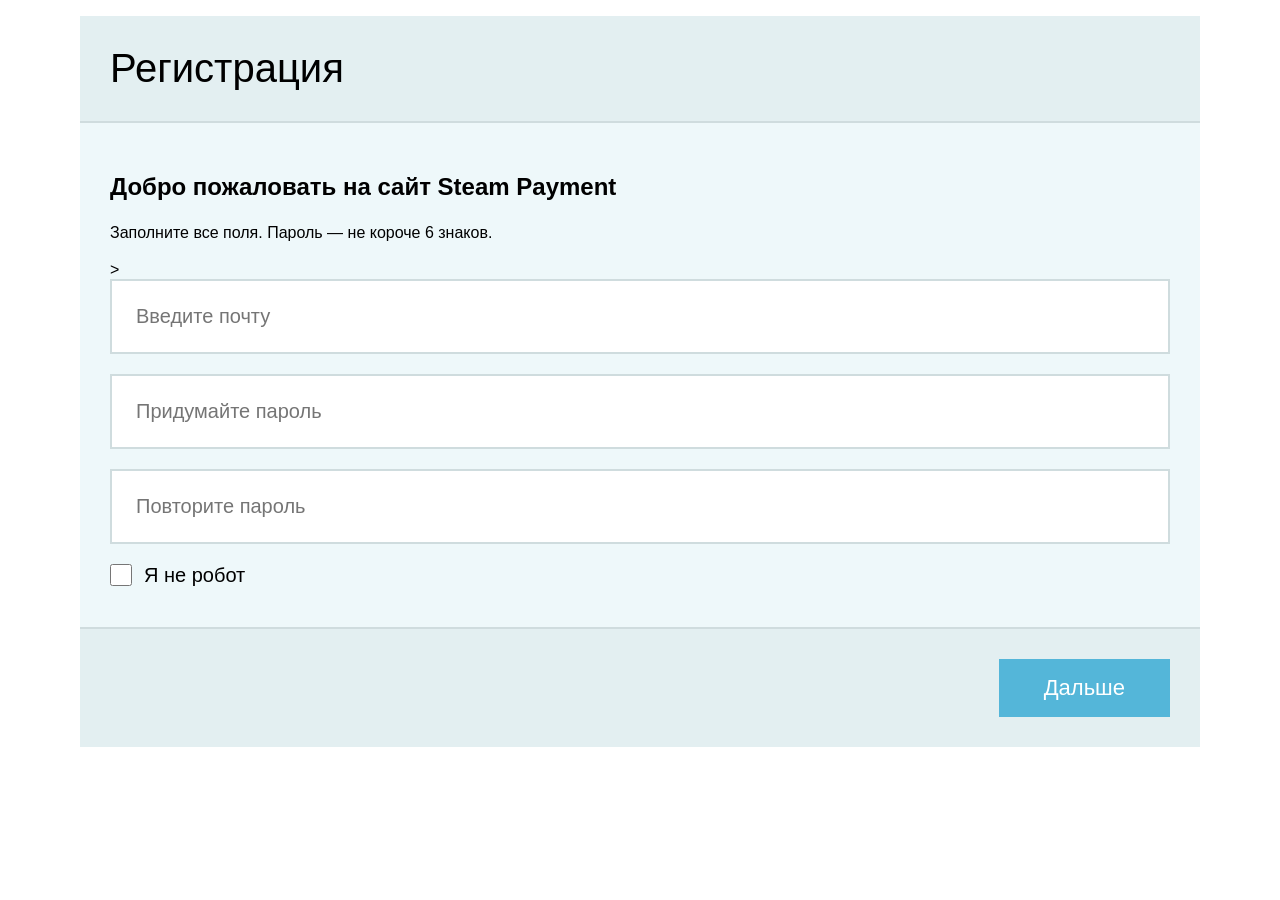
<file: index.html>
<!DOCTYPE html>
<html lang="ru">
<head>
  <meta charset="UTF-8">
  <title>Регистрация</title>
  <link rel="stylesheet" href="style.css">
</head>
<body>
  <div class="registration">
    <h1>Регистрация</h1>

    <form action="topup.html" method="get">
      <div class="fields">
        <h2>Добро пожаловать на сайт Steam Payment</h2>
        <p>Заполните все поля. Пароль — не короче 6 знаков.</p>>
        <input type="email" placeholder="Введите почту"
          aria-label="Почта" title="Введите почту, например: name@mail.ru" required>
        <input type="password" placeholder="Придумайте пароль"
          aria-label="Пароль" title="Введите не меньше 6 знаков" minlength="6" required>
        <input type="password" placeholder="Повторите пароль"
          aria-label="Повторите пароль" title="Введите пароль ещё раз" minlength="6" required>
        <label class="robot-check">
          <input type="checkbox" required>
          Я не робот
        </label>
      </div>

      <div class="actions">
        <button type="submit">Дальше</button>
      </div>
    </form>
  </div>
</body>
</html>
</file>
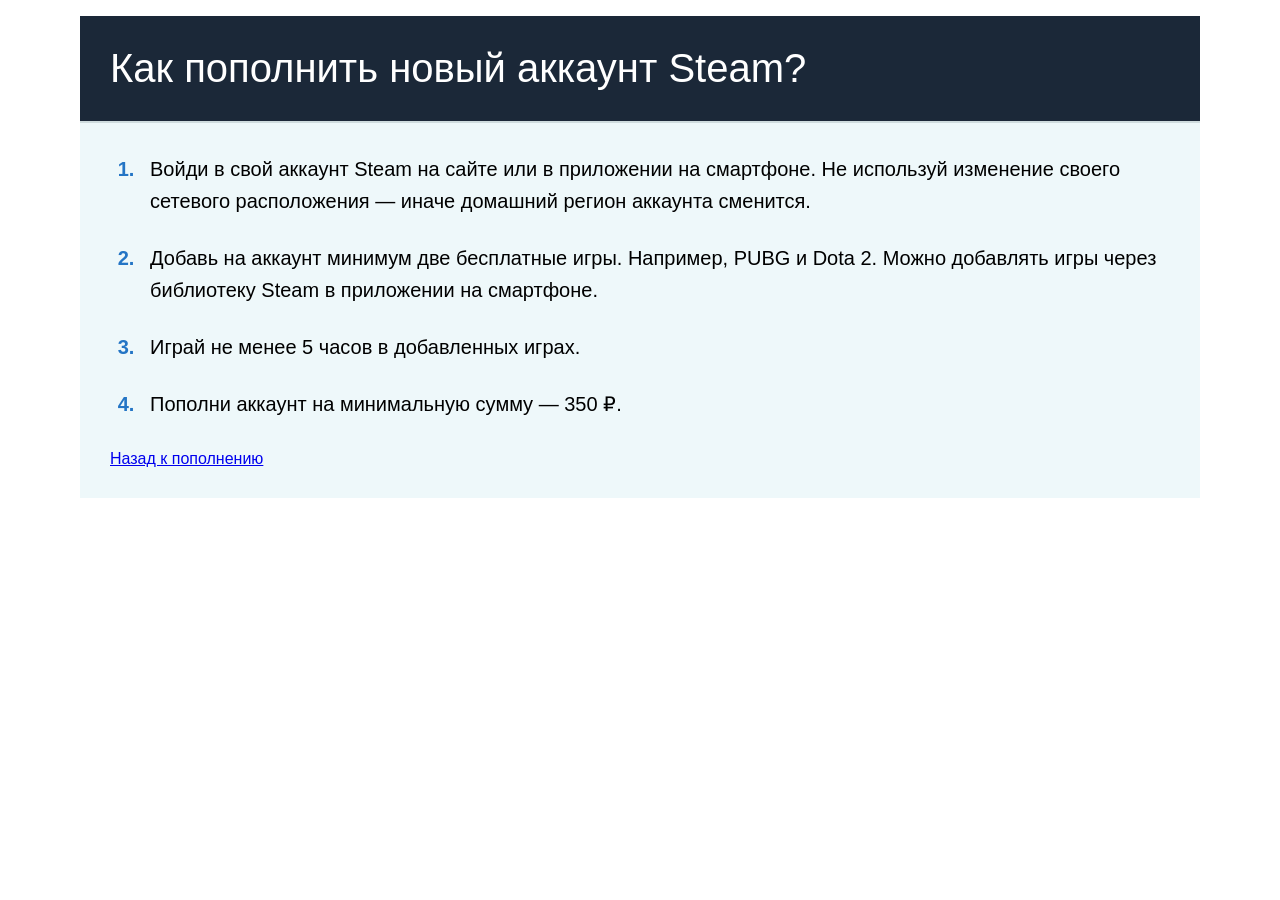
<file: instructions.html>
<!DOCTYPE html>
<html lang="ru">
<head>
  <meta charset="UTF-8">
  <title>Как пополнить новый аккаунт Steam?</title>                   
  <link rel="stylesheet" href="style.css">
</head>
<body>
  <div class="registration topup">           
    <h1>Как пополнить новый аккаунт Steam?</h1>
    <div class="fields">
      <ol class="instructions">
        <li>Войди в свой аккаунт Steam на сайте или в приложении на смартфоне. Не используй изменение своего сетевого расположения — иначе домашний регион аккаунта сменится.</li>
        <li>Добавь на аккаунт минимум две бесплатные игры. Например, PUBG и Dota 2. Можно добавлять игры через библиотеку Steam в приложении на смартфоне.</li>
        <li>Играй не менее 5 часов в добавленных играх.</li>
        <li>Пополни аккаунт на минимальную сумму — 350 ₽.</li>
      </ol>
      <a href="topup.html">Назад к пополнению</a>
    </div>
  </div>
</body>
</html>
</file>
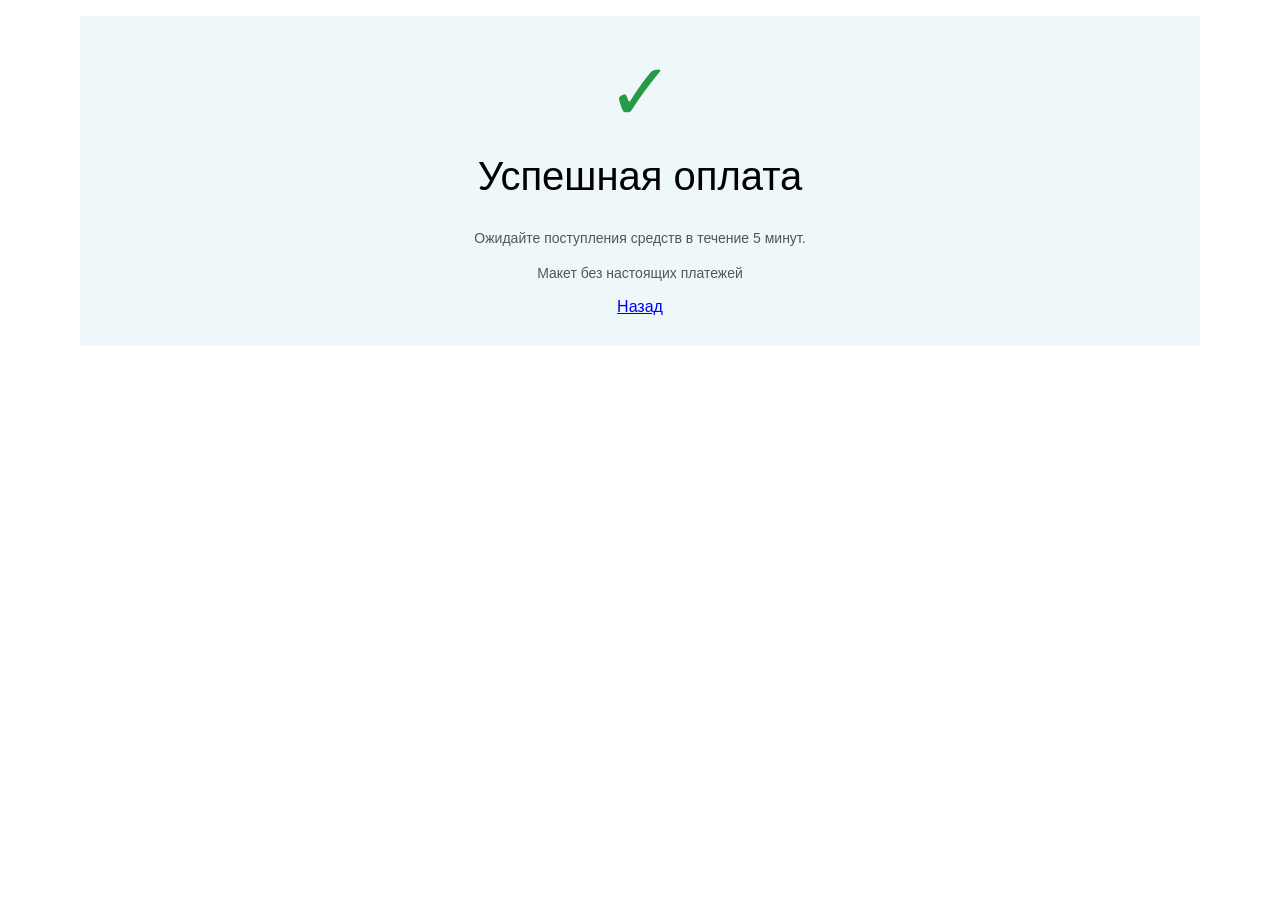
<file: result.html>
<!DOCTYPE html>
<html lang="ru">
<head>
  <meta charset="UTF-8">
  <title>Успешная оплата</title>
  <link rel="stylesheet" href="style.css">
</head>
<body>
  <div class="registration payment-result">
    <div class="fields">
      <div class="success-check" aria-hidden="true">✓</div>
      <h1>Успешная оплата</h1>
      <p class="payment-note">Ожидайте поступления средств в течение 5 минут.</p>
      <p class="payment-note">Макет без настоящих платежей</p>
      <a href="topup.html">Назад</a>
    </div>
  </div>
</body>
</html>
</file>
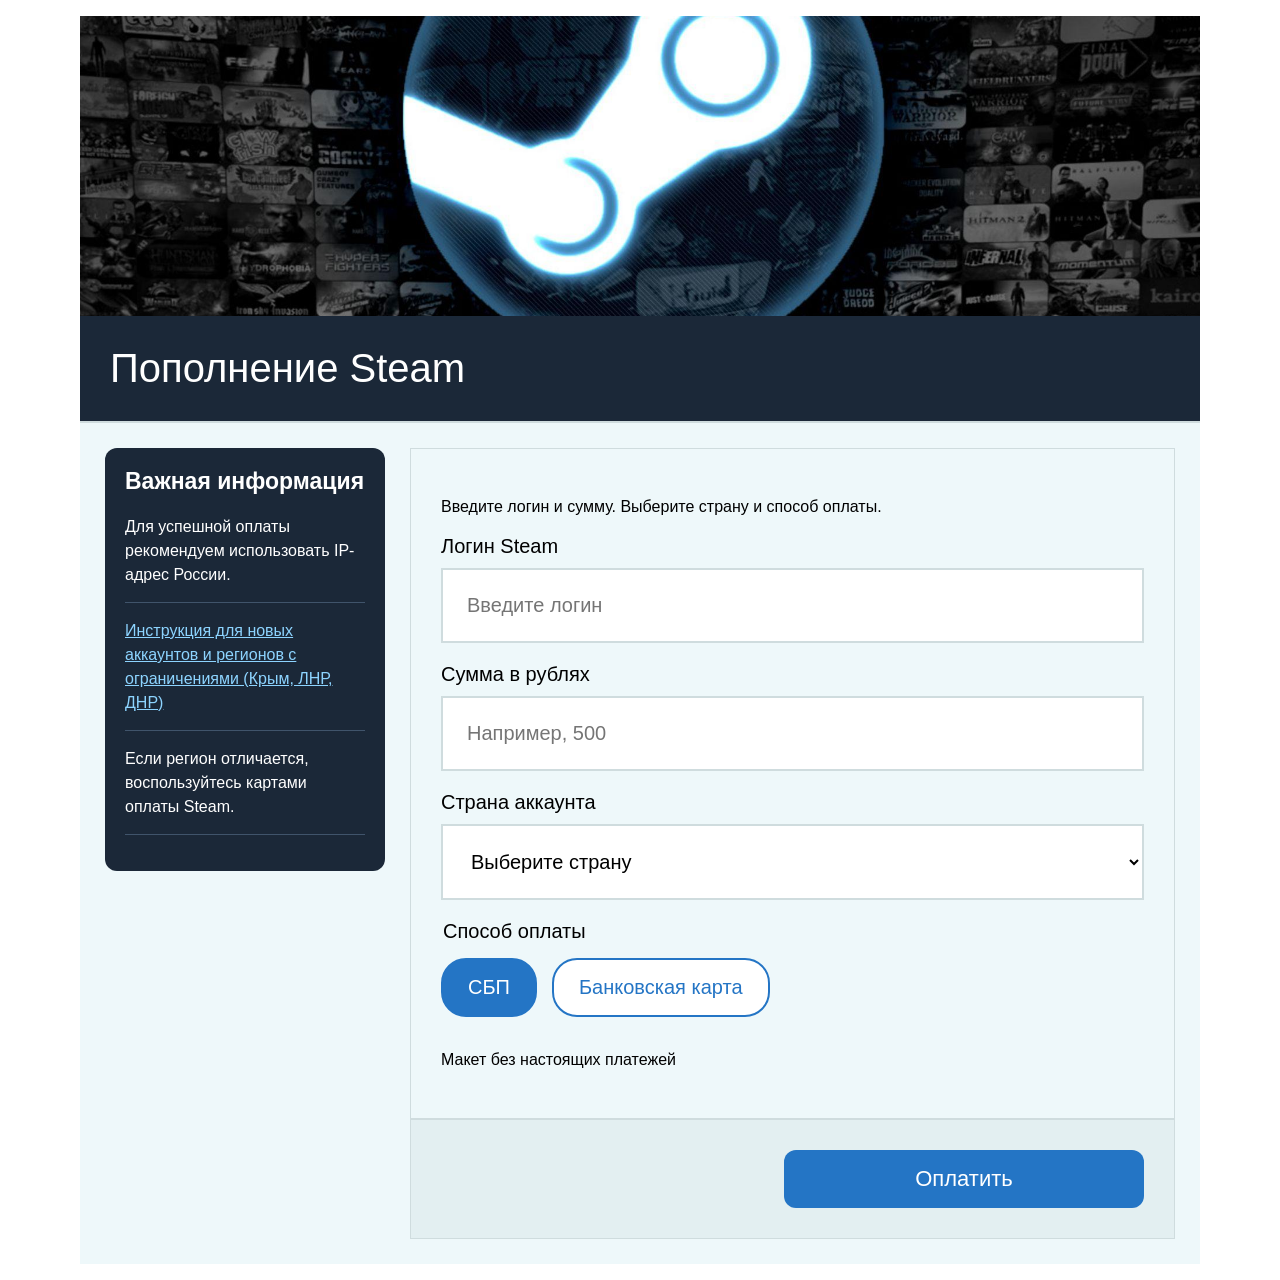
<file: topup.html>
<!DOCTYPE html>
<html lang="ru">
<head>
  <meta charset="UTF-8">
  <title>Пополнение Steam</title>
  <link rel="stylesheet" href="style.css">
</head>
<body>
  <div class="registration topup">
    <div class="banner" role="img" aria-label="Логотип Steam на фоне игр"></div>
    <h1>Пополнение Steam</h1>

    <div class="topup-layout">
      <aside class="important-info">
        <h2>Важная информация</h2>
        <p>Для успешной оплаты рекомендуем использовать IP-адрес России.</p>
        <p><a href="instructions.html">Инструкция для новых аккаунтов и регионов с ограничениями (Крым, ЛНР, ДНР)</a></p>
        <p>Если регион отличается, воспользуйтесь картами оплаты Steam.</p>
      </aside>

    <form action="result.html" method="get">
      <div class="fields">
        <p>Введите логин и сумму. Выберите страну и способ оплаты.</p>
        <label for="login">Логин Steam</label>
        <input type="text" id="login" placeholder="Введите логин"
          pattern="[A-Za-z0-9_]{3,}" title="Не меньше 3 знаков: английские буквы, цифры или _" required>

        <label for="amount">Сумма в рублях</label>
        <input type="text" id="amount" placeholder="Например, 500"
          inputmode="numeric" pattern="[1-9][0-9]*"
          title="Введите сумму от 1 рубля, без копеек" required>

        <label for="region">Страна аккаунта</label>
        <select id="region" title="Выберите страну из списка" required>
          <option value="">Выберите страну</option>
          <option value="ru">Россия</option>
          <option value="kz">Казахстан</option>
        </select>

        <fieldset class="payment-methods">
          <legend>Способ оплаты</legend>
          <label class="payment-option">
            <input type="radio" name="payment" value="sbp" checked>
            <span>СБП</span>
          </label>
          <label class="payment-option">
            <input type="radio" name="payment" value="card">
            <span>Банковская карта</span>
          </label>
        </fieldset>

        <p>Макет без настоящих платежей</p>
      </div>

      <!-- кнопка открывает следующую страницу, настоящего платежа нет -->
      <div class="actions">
        <button type="submit">Оплатить</button>
      </div>
    </form>
    </div>
  </div>
</body>
</html>
</file>
<file: style.css>
body {
  margin: 16px;
  font-family: Arial, sans-serif;
}


.registration {
  max-width: 1120px;
  margin: 0 auto;
  background: #eef8fa;
}


.banner {
  height: 300px;
  background-color: #17212d;
  background-image: url("steam.png");
  background-position: center;
  background-size: cover;
}


h1 {
  margin: 0;
  padding: 30px;
  border-bottom: 2px solid #cfdcde;
  background: #e3eff1;
  font-size: 40px;
  font-weight: normal;
}


.fields {
  padding: 30px;
}


input, select {
  box-sizing: border-box;
  display: block;
  width: 100%;
  margin-bottom: 20px;
  padding: 24px;
  border: 2px solid #cfdcde;
  background: white;
  font-size: 20px;
}


label {
  display: block;
  margin-bottom: 10px;
  font-size: 20px;
}


.robot-check {
  display: flex;
  align-items: center;
  gap: 12px;
}


.robot-check input {
  width: 22px;
  height: 22px;
  margin: 0;
  padding: 0;
}


p {
  line-height: 1.5;
}

 
.actions {
  padding: 30px;
  border-top: 2px solid #cfdcde;
  background: #e3eff1;
  text-align: right;
}

  
button {
  padding: 16px 45px;
  border: none;
  background: #54b6d9;
  color: white;
  font-size: 22px;
}


.topup h1 {
  background: #1b2838;
  color: white;
}


.topup button {
  width: 360px;
  max-width: 100%;
  border-radius: 12px;
  background: #2475c5;
}


.topup-layout {
  display: grid;
  grid-template-columns: 280px minmax(0, 1fr); /* слева 280 пикселей, справа оставшееся место */
  gap: 25px;
  padding: 25px;
  align-items: start;
}


.important-info {
  padding: 20px;
  border-radius: 12px;
  background: #1b2838;
  color: white;
}


.important-info h2 {
  margin: 0 0 20px;
  font-size: 23px;
}


.important-info a {
  color: #8dd4ff;
}


.instructions {
  margin: 0 0 30px;
  padding-left: 30px;
  font-size: 20px;
  line-height: 1.6;
}


.instructions li {
  padding-left: 10px;
  margin-bottom: 25px;
}


.instructions li::marker {
  color: #2475c5;
  font-weight: bold;
}


.important-info p {
  padding-bottom: 15px;
  border-bottom: 1px solid #40546b;
}


.topup-layout form {
  min-width: 0;
  border: 1px solid #cfdcde;
}


.payment-methods {
  display: flex;
  flex-wrap: wrap;
  gap: 15px;
  margin: 0;
  padding: 15px 0;
  border: none;
}


.payment-methods legend {
  font-size: 20px;
}

.payment-option {
  position: relative;
  margin: 0;
  cursor: pointer;
}


.payment-option input {
  position: absolute;
  width: 1px;
  height: 1px;
  padding: 0;
  margin: 0;
  opacity: 0;
}


.payment-option span {
  display: block;
  padding: 16px 25px;
  border: 2px solid #2475c5;
  border-radius: 25px;
  background: white;
  color: #2475c5;
}


.payment-option input:checked + span {
  background: #2475c5;
  color: white;
}


.payment-option input:focus-visible + span {
  outline: 2px solid #1b2838;
  outline-offset: 3px;
}


.payment-result {
  text-align: center;
}


.success-check {
  color: #269b46;
  font-size: 80px;
}


.payment-result h1 {
  padding: 15px 0;
  border: none;
  background: transparent;
}


.payment-note {
  color: #555;
  font-size: 14px;
}
</file>
